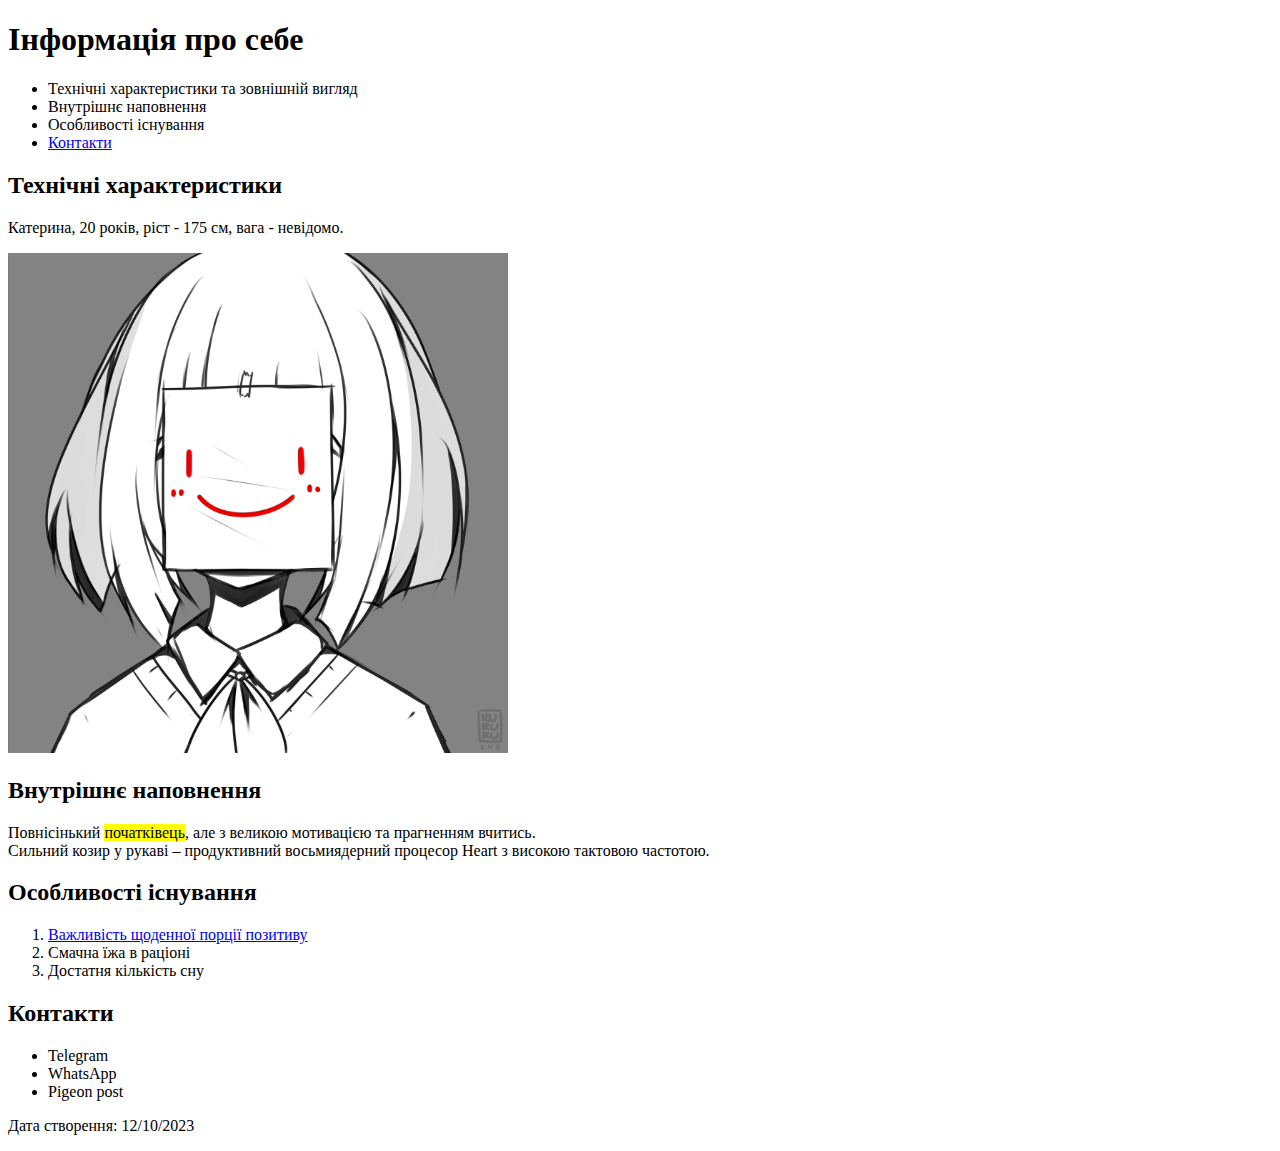
<file: lesson_1/index.html>
<!DOCTYPE html>
<html lang="en">
<head>
    <meta charset="UTF-8">
    <meta name="viewport" content="width=device-width, initial-scale=1.0">
    <title>Lesson 2 - Знайомство з HTML</title>
</head>
<body>
<header>
    <h1>Інформація про себе</h1>
</header>

<main>
    <div>
    <ul>
        <li> Технічні характеристики та зовнішній вигляд</li>
        <li>Внутрішнє наповнення</li>
        <li>Особливості існування</li>
        <li>
            <a href="#bottom" class="link">Контакти</a>
        </li>

    </ul>
    </div>

    <div class="point1">
        <h2>
            Технічні характеристики
        </h2>
        <p> 
Катерина, 20 років, ріст - 175 см, вага - невідомо.
        </p>
        <img width="500" src="img/foto.png" alt="Посміхнене обличчя">
    </div>

    <div class="point2">
<h2>Внутрішнє наповнення</h2>

<p>
    Повнісінький <mark>початківець</mark>, але з великою мотивацією та прагненням вчитись.<br>Сильний козир у рукаві – продуктивний восьмиядерний процесор Heart з високою тактовою частотою.
</p>
    </div>

    <div class="point3">

<h2>Особливості існування</h2>
    <ol>
        <li>
            <a title="Чому це важливо?" target="_blank" 
            href="http://psychologis.com.ua/pozitiv.htm#:~:text=Позитив%20%2D%20це%20сума%20трьох%20речей,це%20добре%20ставлення%20до%20людей.">Важливість щоденної порції позитиву</a>
          </li>
        <li>Смачна їжа в раціоні</li>
        <li>Достатня кількість сну</li>
    </ol>

    </div>
    
    <div>
        <h2 id="bottom">Контакти</h2>
            <ul>
                <li>Telegram</li>
                <li>WhatsApp</li>
                <li>Pigeon post</li>
            </ul>
    </div>

</main>
<footer>
    <p>
        Дата створення: 12/10/2023
    </p>
</footer>
</body>
</html>
</file>
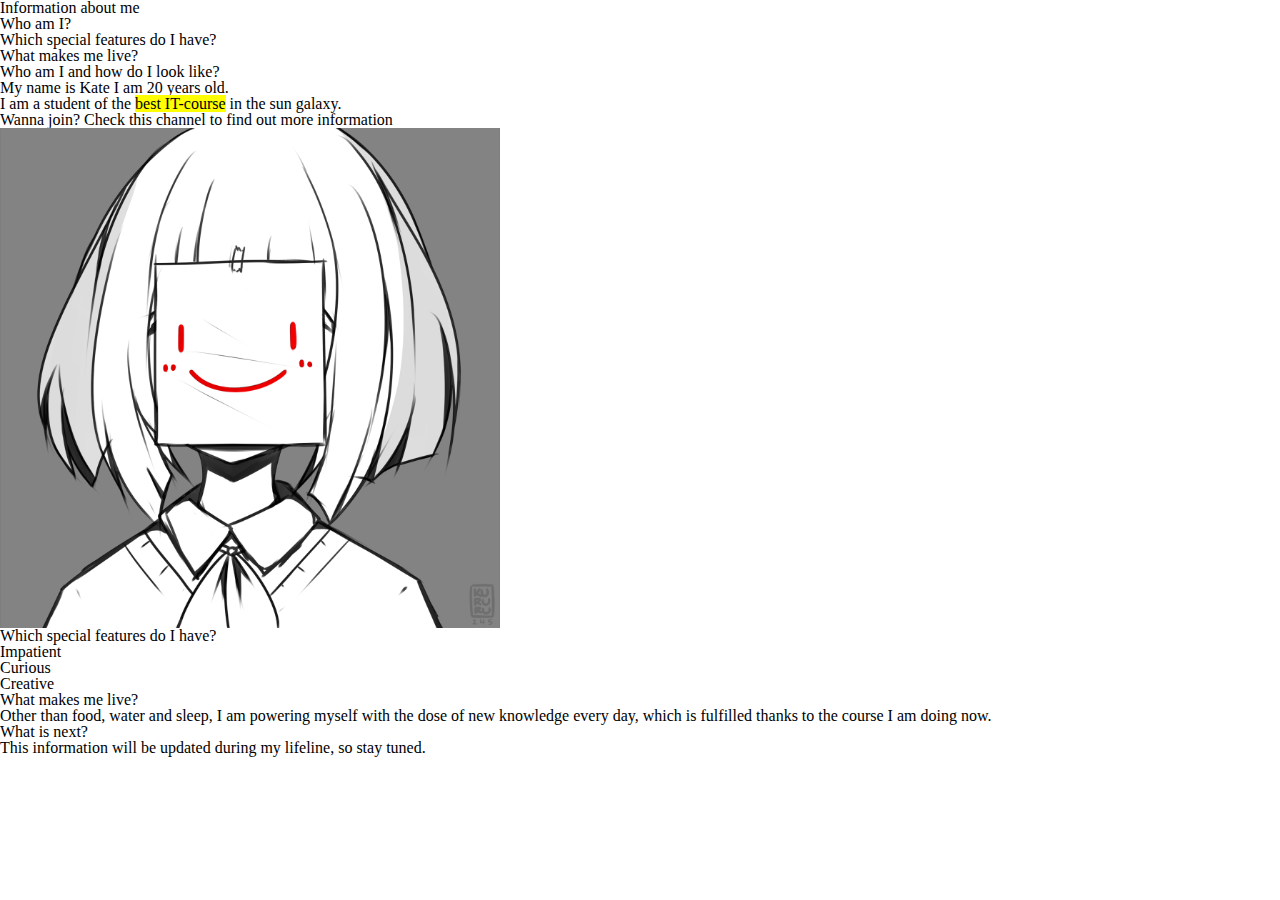
<file: lesson_3/index.html>
<!DOCTYPE html>
<html lang="en">
  <head>
	<meta charset="UTF-8" />
	<meta name="viewport" content="width=device-width, initial-scale=1.0" />
	<link rel="stylesheet" href="css/style.css">
	<title>Lesson 3</title>
  </head>
  <body>
	<header>
		<h1>Information about me</h1>
		<div>
		<ul>
			<li>Who am I?</li>
			<li>Which special features do I have?</li>
			<li>What makes me live?</li>
		</ul>
		</div>
	</header>
	<main>
<div class="text">
<h2>Who am I and how do I look like?</h2>
<p>
	My name is <a href="#photo" class="link">Kate</a> I am 20 years old. <br>I am a student of the <mark id="course">best IT-course</mark> in the sun galaxy. <br>Wanna join? Check <a href="https://www.youtube.com/@FreelancerLifeStyle/community" target="_blank" title="Click">this channel</a> to find out more information
</p>
<div id="photo">
	<img width="500" src="img/foto.png" alt="Kate">
</div>
</div>

<div>
	<h2>Which special features do I have?</h2>
		<ol>
			<li>Impatient</li>
			<li>Curious</li>
			<li>Creative</li>
		</ol>
	
</div>

<div>
	<h2>What makes me live?</h2>
	<p>
		Other than food, water and sleep, I am powering myself with the dose of new knowledge every day, which is fulfilled thanks to <a href="#course">the course</a> I am doing now.
	</p>
</div>
 </main>
	<footer>
<div>
   <h5>What is next?</h5>
	<p>
		This information will be updated during my lifeline, so stay tuned.
	</p>
</div>
	</footer>
  </body>
</html>
</file>
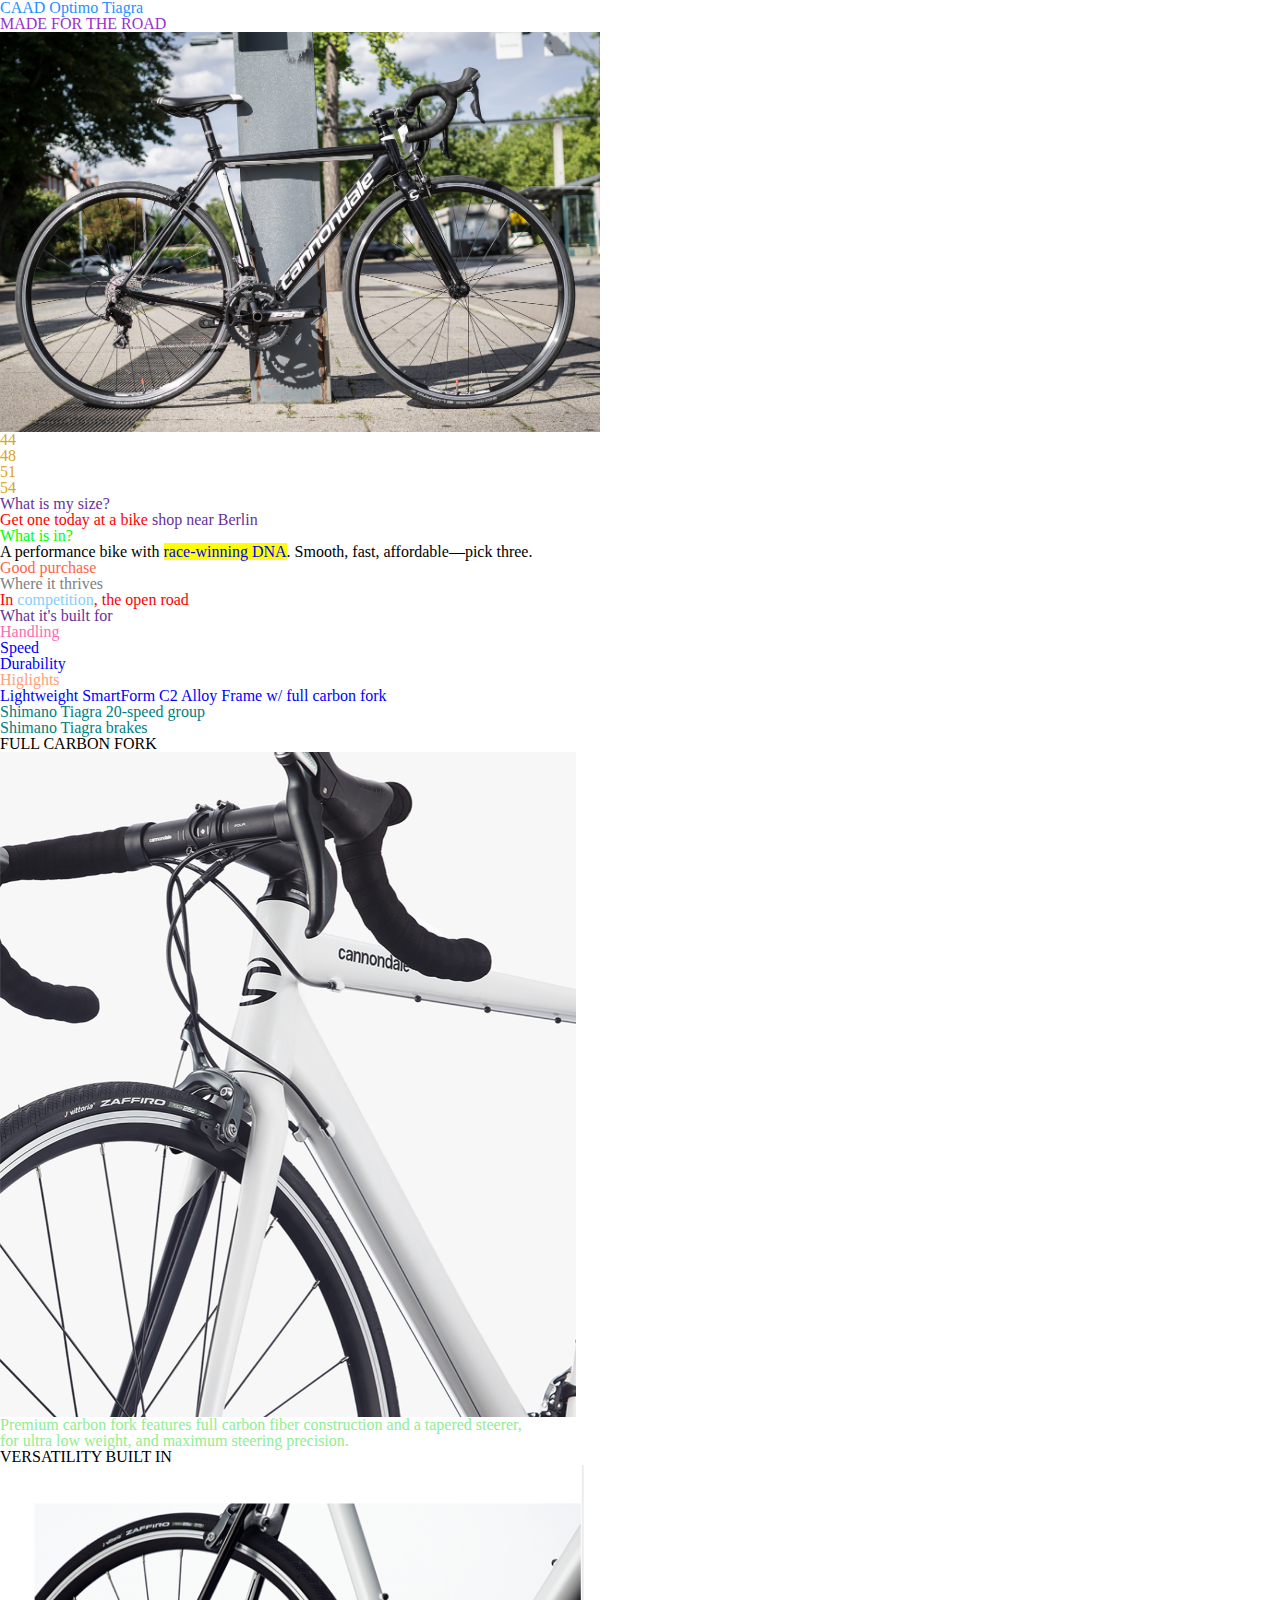
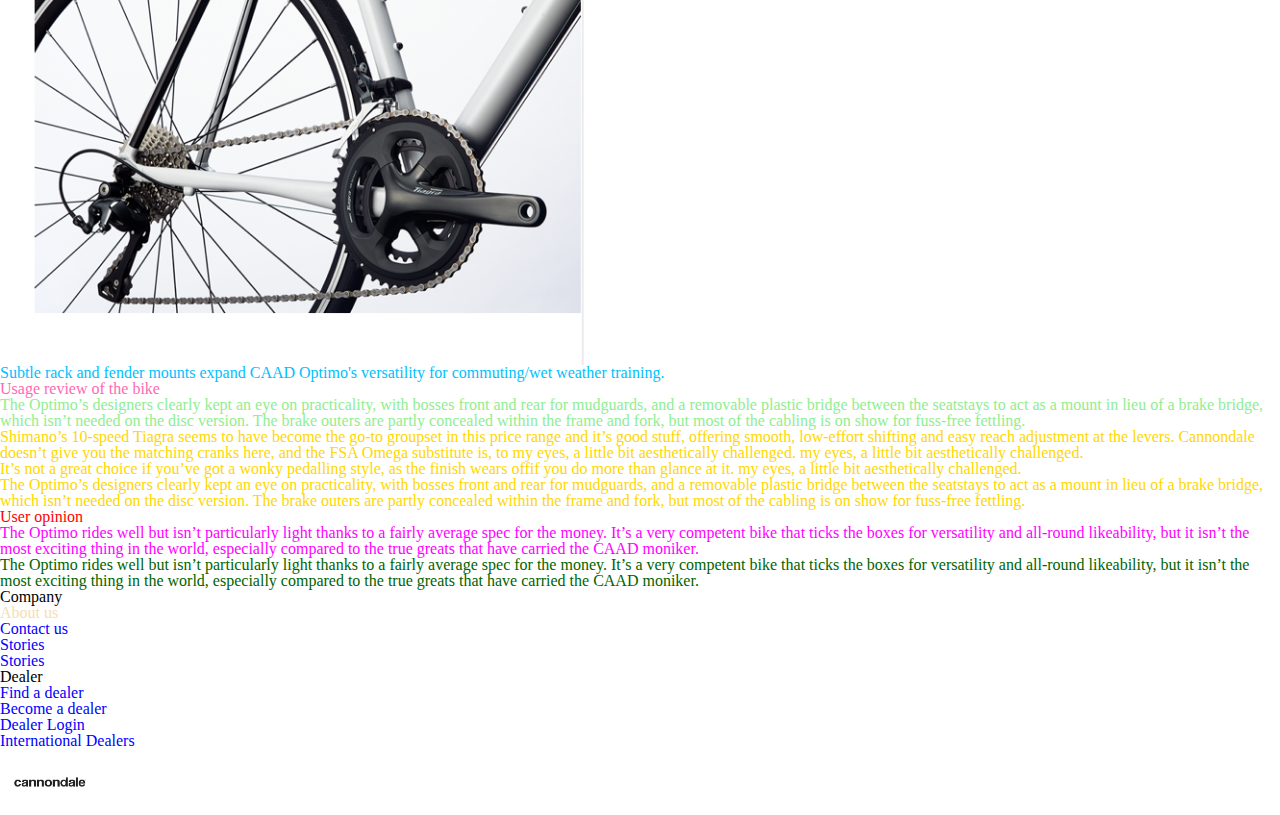
<file: lesson_4/index.html>
<!DOCTYPE html>
<html lang="en">
  <head>
    <meta charset="UTF-8" />
    <meta name="viewport" content="width=device-width, initial-scale=1.0" />
    <link rel="stylesheet" href="css/style.css" />
    <title>Lesson 4</title>
  </head>
  <body>
    <header>
      <div class="main-title">
        <h1>CAAD Optimo Tiagra</h1>
      </div>
    </header>
    <main>
      <div class="subtitle">
        <h2 id="bike">MADE FOR THE ROAD</h2>
        <img width="600" src="img/bike.jpg" alt="CAAD Optimo in Black" />
      </div>

      <div>
        <ul class="list">
          <li>44</li>
          <li>48</li>
          <li>51</li>
          <li>54</li>
        </ul>
      </div>

      <div class="text">
        <p>
          <a
            href="https://www.bicycle-guider.com/bike-articles/bike-size-chart/"
            target="blank"
            title="What is my size"
            >What is my size?</a
          >
        </p>
        <p class="location">
          Get one today at a bike
          <a
            href="https://www.google.de/maps/preview"
            target="blank"
            title="Find a near bike shop"
            >shop near Berlin
          </a>
        </p>
      </div>

      <div class="text1">
        <h2>What is in?</h2>
        <p>
          A performance bike with <mark class="mark">race-winning DNA</mark>.
          Smooth, fast, affordable—pick three.
        </p>
      </div>
      <p>Good purchase</p>
      <div class="text">
        <h3>Where it thrives</h3>
        <p>
          In
          <span class="usage">
            <a
              href="https://www.rad-race.com"
              target="_blank"
              title="When is the next race?"
              >competition</a
            ></span
          >, the open road
        </p>
        <p></p>
      </div>

      <div class="features">
        <h3>What it's built for</h3>
        <ol class="characteristics">
          <li class="handling">Handling</li>
          <li>Speed</li>
          <li>Durability</li>
        </ol>
      </div>
      <div class="highlights">
        <h2>Higlights</h2>
        <ul class="list">
          <li>
            <a href="#bike"
              >Lightweight SmartForm C2 Alloy Frame w/ full carbon fork</a
            >
          </li>
          <li>Shimano Tiagra 20-speed group</li>
          <li>Shimano Tiagra brakes</li>
        </ul>
      </div>
      <div>
        <h2>FULL CARBON FORK</h2>
        <img width="600" src="img/bike_details.png" alt="Full carbon Fork" />
        <p class="text text1">
          Premium carbon fork features full carbon fiber construction and a
          tapered steerer,<br class="break" />for ultra low weight, and maximum
          steering precision.
        </p>
      </div>

      <div>
        <h2 class="versatility">VERSATILITY BUILT IN</h2>
        <img width="600" src="img/bike_vertility.png" alt="VERSATILITY" />
        <p class="text_1">
          Subtle rack and fender mounts expand CAAD Optimo's versatility for
          commuting/wet weather training.
        </p>
      </div>
      <div class="text-review2">
        <h2>Usage review of the bike</h2>
        <p>
          The Optimo’s designers clearly kept an eye on practicality, with
          bosses front and rear for mudguards, and a removable plastic bridge
          between the seatstays to act as a mount in lieu of a brake bridge,
          which isn’t needed on the disc version. The brake outers are partly
          concealed within the frame and fork, but most of the cabling is on
          show for fuss-free fettling.
        </p>
        <p>
          Shimano’s 10-speed Tiagra seems to have become the go-to groupset in
          this price range and it’s good stuff, offering smooth, low-effort
          shifting and easy reach adjustment at the levers. Cannondale doesn’t
          give you the matching cranks here, and the FSA Omega substitute is, to
          my eyes, a little bit aesthetically challenged. my eyes, a little bit
          aesthetically challenged. <br class="break" />It’s not a great choice
          if you’ve got a wonky pedalling style, as the finish wears offif you
          do more than glance at it. my eyes, a little bit aesthetically
          challenged.
        </p>
        <p>
          The Optimo’s designers clearly kept an eye on practicality, with
          bosses front and rear for mudguards, and a removable plastic bridge
          between the seatstays to act as a mount in lieu of a brake bridge,
          which isn’t needed on the disc version. The brake outers are partly
          concealed within the frame and fork, but most of the cabling is on
          show for fuss-free fettling.
        </p>
      </div>

      <div class="user-opinion">
        <h2>User opinion</h2>
        <p class="opinion">
          The Optimo rides well but isn’t particularly light thanks to a fairly
          average spec for the money. It’s a very competent bike that ticks the
          boxes for versatility and all-round likeability, but it isn’t the most
          exciting thing in the world, especially compared to the true greats
          that have carried the CAAD moniker.
        </p>
        <p>
          The Optimo rides well but isn’t particularly light thanks to a fairly
          average spec for the money. It’s a very competent bike that ticks the
          boxes for versatility and all-round likeability, but it isn’t the most
          exciting thing in the world, especially compared to the true greats
          that have carried the CAAD moniker.
        </p>
      </div>
    </main>
    <footer>
      <div>
        <h4>Company</h4>
        <ul class="contacts">
          <li><a class="about-us" href="#" target="blank">About us</a></li>
          <li><a href="#" target="blank">Contact us</a></li>
          <li><a href="#" target="blank">Stories</a></li>
          <li><a href="#" target="blank">Stories</a></li>
        </ul>
      </div>

      <div>
        <h4>Dealer</h4>
        <ul class="dealer">
          <li>
            <a href="#" target="blank">Find a dealer</a>
          </li>
          <li>
            <a href="#" target="blank">Become a dealer</a>
          </li>
          <li>
            <a href="#" target="blank">Dealer Login</a>
          </li>
          <li>
            <a href="#" target="blank">International Dealers</a>
          </li>
        </ul>
        <img width="100" src="img/cannondale_logo.jpg" alt="Cannondale" />
      </div>
    </footer>
  </body>
</html>
</file>
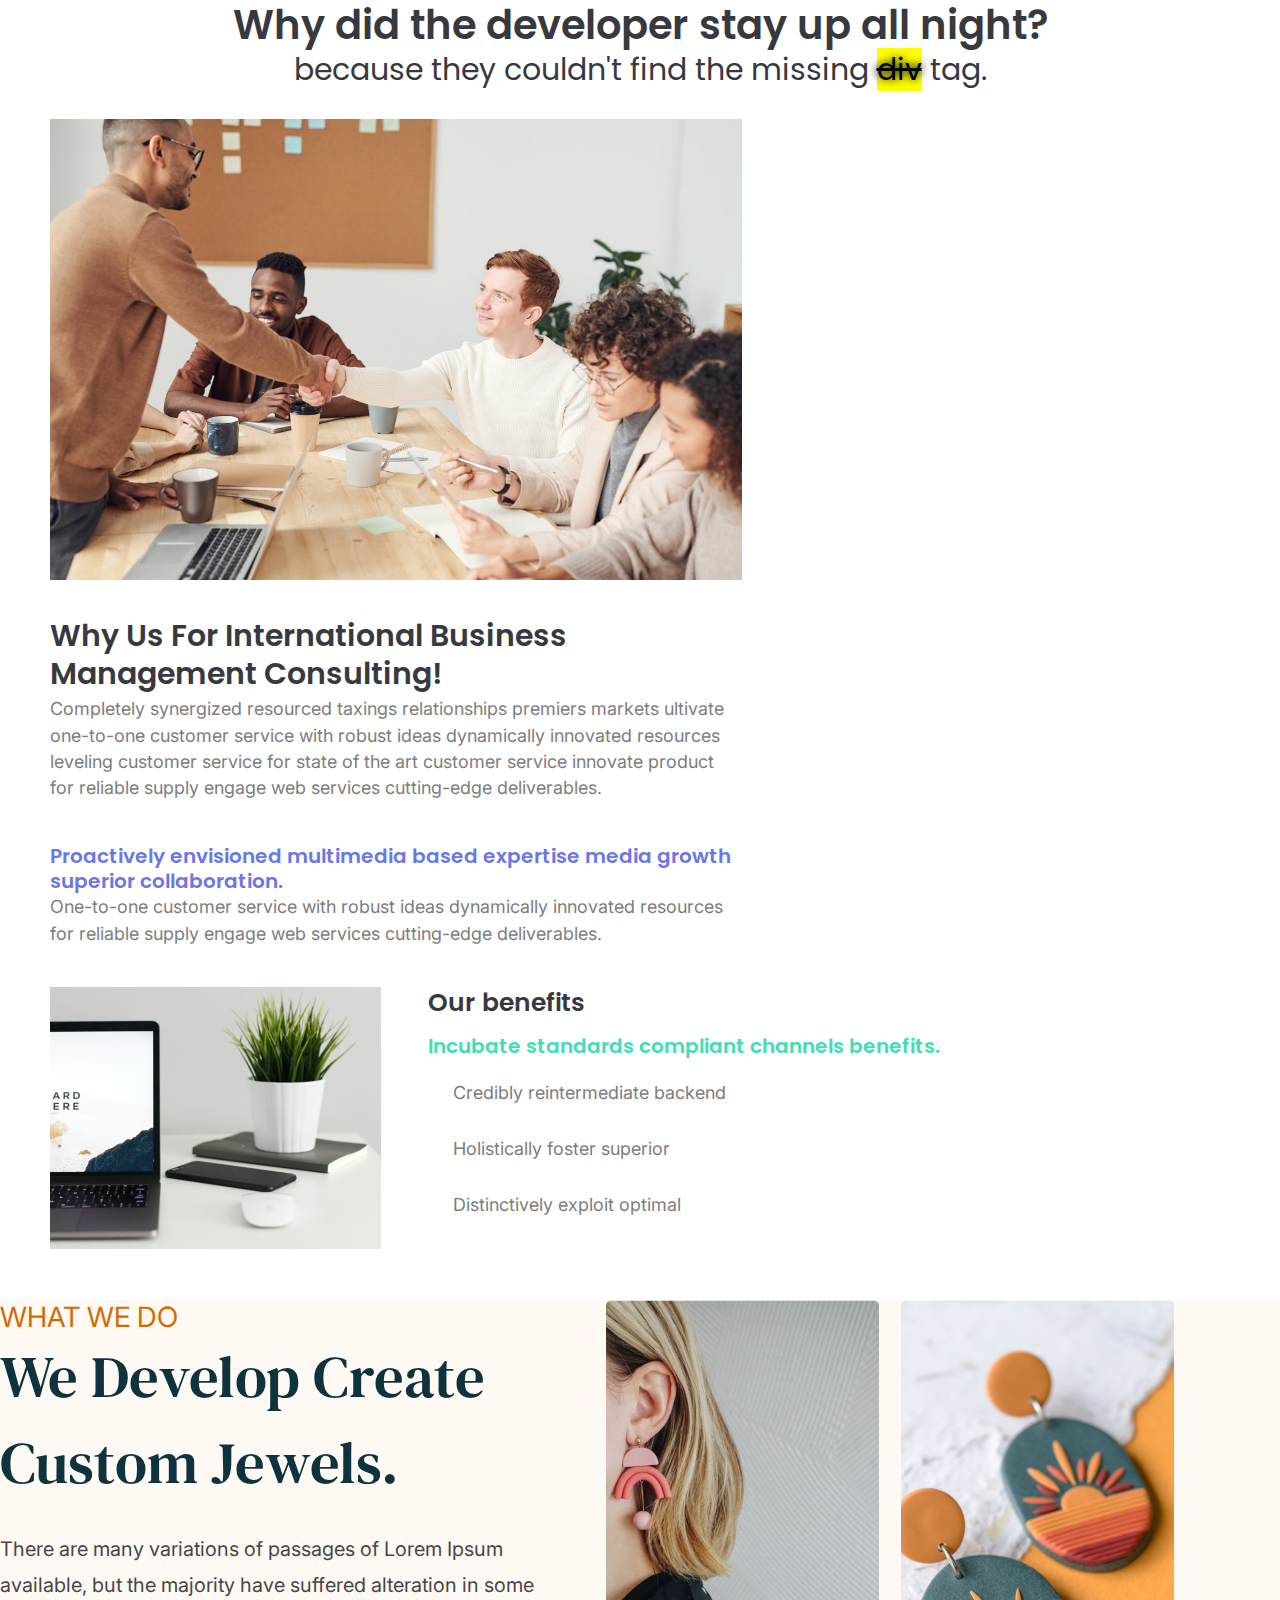
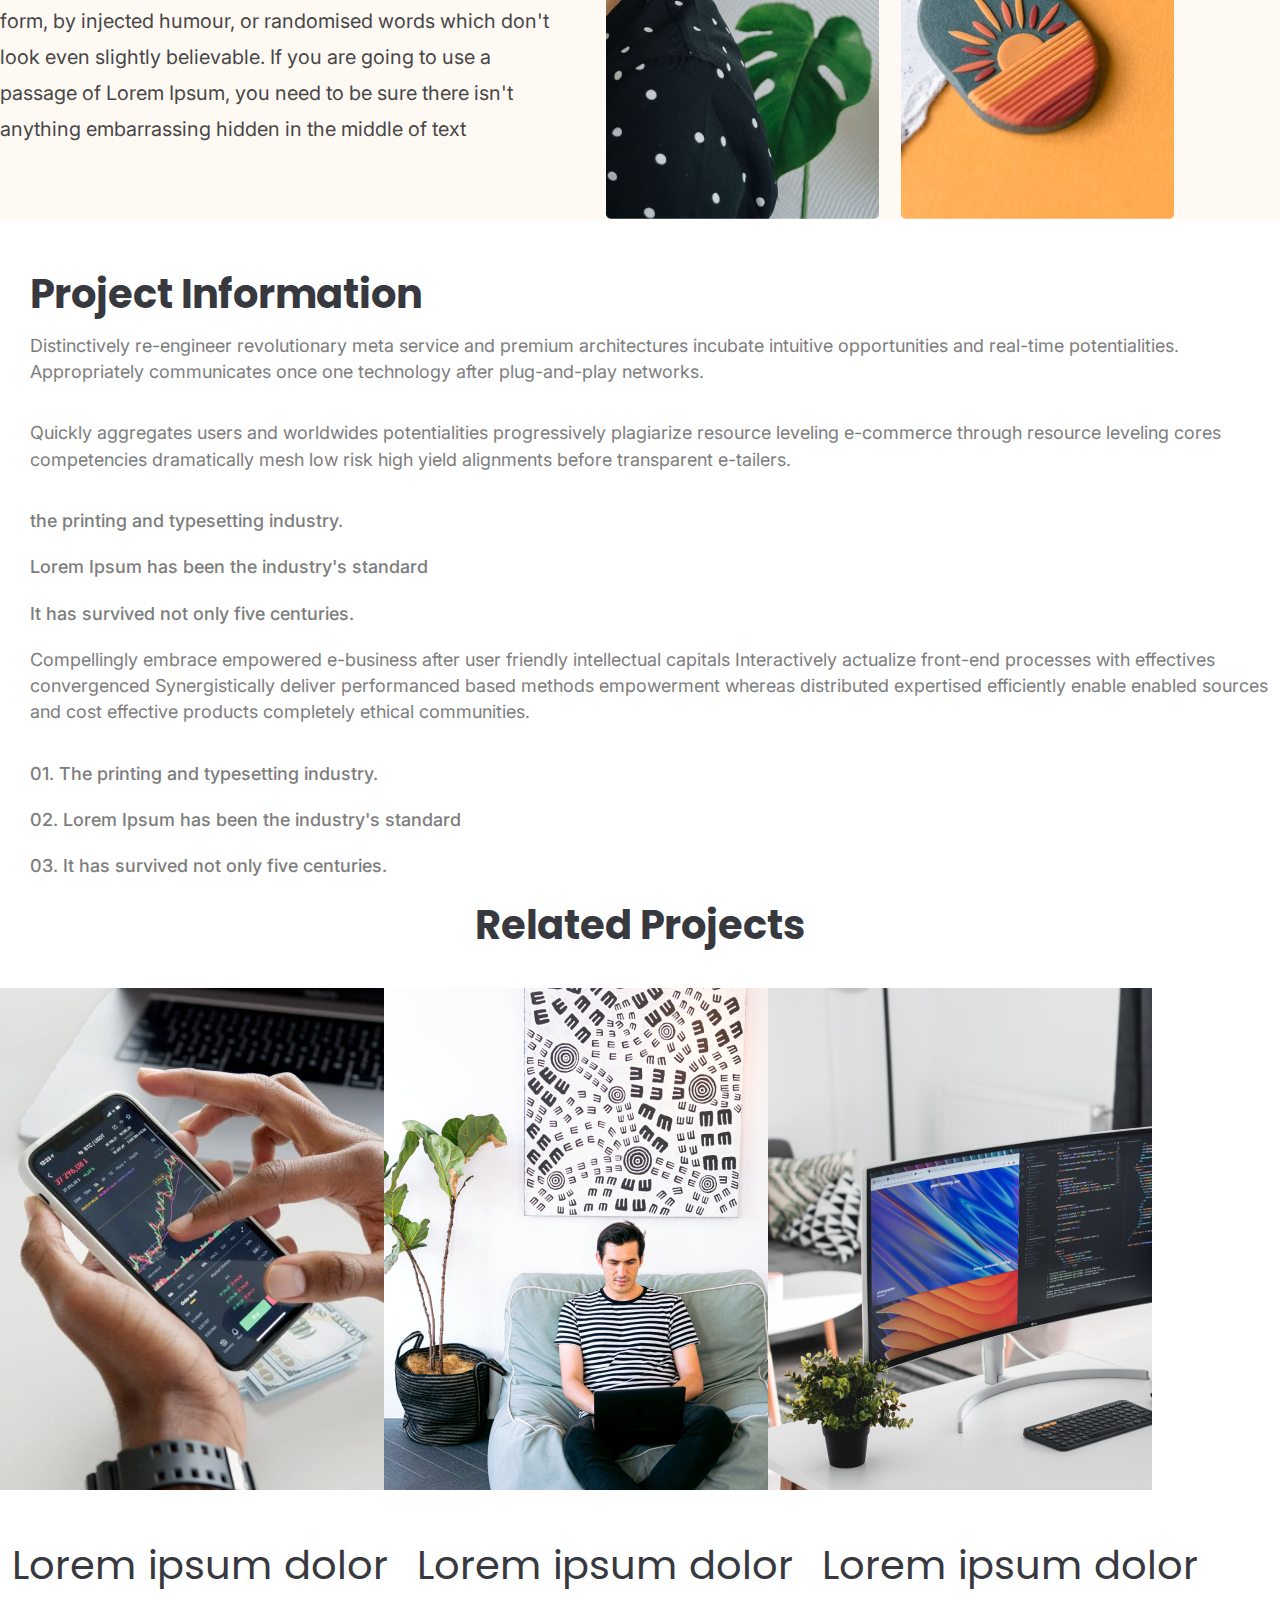
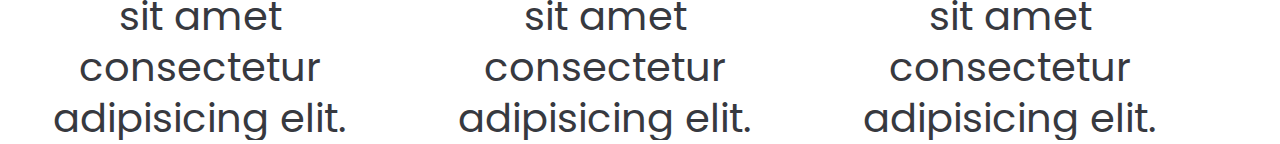
<file: lesson_6/index.html>
<!DOCTYPE html>
<html lang="en">
  <head>
    <meta charset="UTF-8" />
    <meta name="viewport" content="width=device-width, initial-scale=1.0" />
    <title>Lesson 6</title>
    <link rel="stylesheet" href="css/style.css" />
  </head>
  <body>
    <header>
      <h5 class="first-title">Why did the developer stay up all night?</h5>
      <div class="begin">
        <p>Because they couldn't find the missing <mark>DIV</mark> tag.</p>
      </div>
    </header>
    <main>
      <!-- Перший блок -->
      <div class="container1">
        <img src="img/maket.png" alt="People" />

        <h1>Why Us For International Business Management Consulting!</h1>
        <div class="text">
          <p>
            Completely synergized resourced taxings relationships premiers
            markets ultivate one-to-one customer service with robust ideas
            dynamically innovated resources leveling customer service for state
            of the art customer service innovate product for reliable supply
            engage web services cutting-edge deliverables.
          </p>
        </div>
        <h2 class="sub-title">
          Proactively envisioned multimedia based expertise media growth
          superior collaboration.
        </h2>
        <div class="text2">
          <p>
            One-to-one customer service with robust ideas dynamically innovated
            resources for reliable supply engage web services cutting-edge
            deliverables.
          </p>
        </div>
      </div>
      <!-- Другий блок -->
      <div class="container2">
        <img src="img/photo.png" alt="Plant" />

        <div class="block">
          <h3 class="benefitstitle">Our benefits</h3>
          <p>Incubate standards compliant channels benefits.</p>
          <ul class="list">
            <li class="item">Credibly reintermediate backend</li>
            <li class="item">Holistically foster superior</li>
            <li class="item">Distinctively exploit optimal</li>
          </ul>
        </div>
      </div>

      <!-- Третій блок -->

      <div class="container3">
        <div class="block1">
          <h3 class="what-we-do">WHAT WE DO</h3>
          <h2 class="subtitle">We Develop Create <br />Custom Jewels.</h2>
          <div class="text3">
            <p>
              There are many variations of passages of Lorem Ipsum available,
              but the majority have suffered alteration in some form, by
              injected humour, or randomised words which don't look even
              slightly believable. If you are going to use a passage of Lorem
              Ipsum, you need to be sure there isn't anything embarrassing
              hidden in the middle of text
            </p>
          </div>
        </div>
        <div class="block2">
          <img class="image2" src="img/rectangle_23.png" alt="Jewellery" />
          <img src="img/rectangle_22.png" alt="Earrings" />
        </div>
      </div>
    </main>

    <footer>
      <div class="container4">
        <div class="content">
          <h2 class="main-title">Project Information</h2>
          <div class="text4">
            <p>
              Distinctively re-engineer revolutionary meta service and premium
              architectures incubate intuitive opportunities and real-time
              potentialities. Appropriately communicates once one technology
              after plug-and-play networks.
            </p>

            <p>
              Quickly aggregates users and worldwides potentialities
              progressively plagiarize resource leveling e-commerce through
              resource leveling cores competencies dramatically mesh low risk
              high yield alignments before transparent e-tailers.
            </p>
          </div>

          <div class="table">
            <ul class="list4">
              <li>the printing and typesetting industry.</li>
              <li>Lorem Ipsum has been the industry's standard</li>
              <li>It has survived not only five centuries.</li>
            </ul>
          </div>

          <div class="text5">
            <p>
              Compellingly embrace empowered e-business after user friendly
              intellectual capitals Interactively actualize front-end processes
              with effectives convergenced Synergistically deliver performanced
              based methods empowerment whereas distributed expertised
              efficiently enable enabled sources and cost effective products
              completely ethical communities.
            </p>
          </div>

          <div class="table2">
            <ol class="list5">
              <li>01. The printing and typesetting industry.</li>
              <li>02. Lorem Ipsum has been the industry's standard</li>
              <li>03. It has survived not only five centuries.</li>
            </ol>
          </div>
        </div>
      </div>

      <div class="container5">
        <div class="content2">
          <h2 class="title2">Related Projects</h2>
        </div>
        <div class="photos">
          <img src="img/photo_3.png" alt="Phone" />
          <img src="img/photo_2.png" alt="Person" />
          <img src="img/photo_kopie.png" alt="Computer" />
        </div>
      </div>
      <div class="flow">
        <p>
          Lorem ipsum dolor sit amet consectetur adipisicing elit. Quaerat
          perspiciatis, debitis reprehenderit unde nobis consectetur nisi
          voluptas hic corrupti deserunt beatae amet mollitia esse quis,
          laboriosam vitae magni illum delectus! Lorem ipsum dolor sit amet
          consectetur, adipisicing elit. Qui nemo similique voluptatibus totam!
          Necessitatibus, laborum nostrum dolorem vitae fugit magni, nemo
          nesciunt, eveniet vero quia doloremque eligendi itaque earum
          recusandae!
        </p>
      </div>
      <div class="flow2">
        <p>
          Lorem ipsum dolor sit amet consectetur adipisicing elit. Quaerat
          perspiciatis, debitis reprehenderit unde nobis consectetur nisi
          voluptas hic corrupti deserunt beatae amet mollitia esse quis,
          laboriosam vitae magni illum delectus! Lorem ipsum dolor sit amet
          consectetur, adipisicing elit. Qui nemo similique voluptatibus totam!
          Necessitatibus, laborum nostrum dolorem vitae fugit magni, nemo
          nesciunt, eveniet vero quia doloremque eligendi itaque earum
          recusandae!
        </p>
      </div>
      <div class="flow3">
        <p>
          Lorem ipsum dolor sit amet consectetur adipisicing elit. Quaerat
          perspiciatis, debitis reprehenderit unde nobis consectetur nisi
          voluptas hic corrupti deserunt beatae amet mollitia esse quis,
          laboriosam vitae magni illum delectus! Lorem ipsum dolor sit amet
          consectetur, adipisicing elit. Qui nemo similique voluptatibus totam!
          Necessitatibus, laborum nostrum dolorem vitae fugit magni, nemo
          nesciunt, eveniet vero quia doloremque eligendi itaque earum
          recusandae!
        </p>
      </div>
    </footer>
  </body>
</html>
</file>
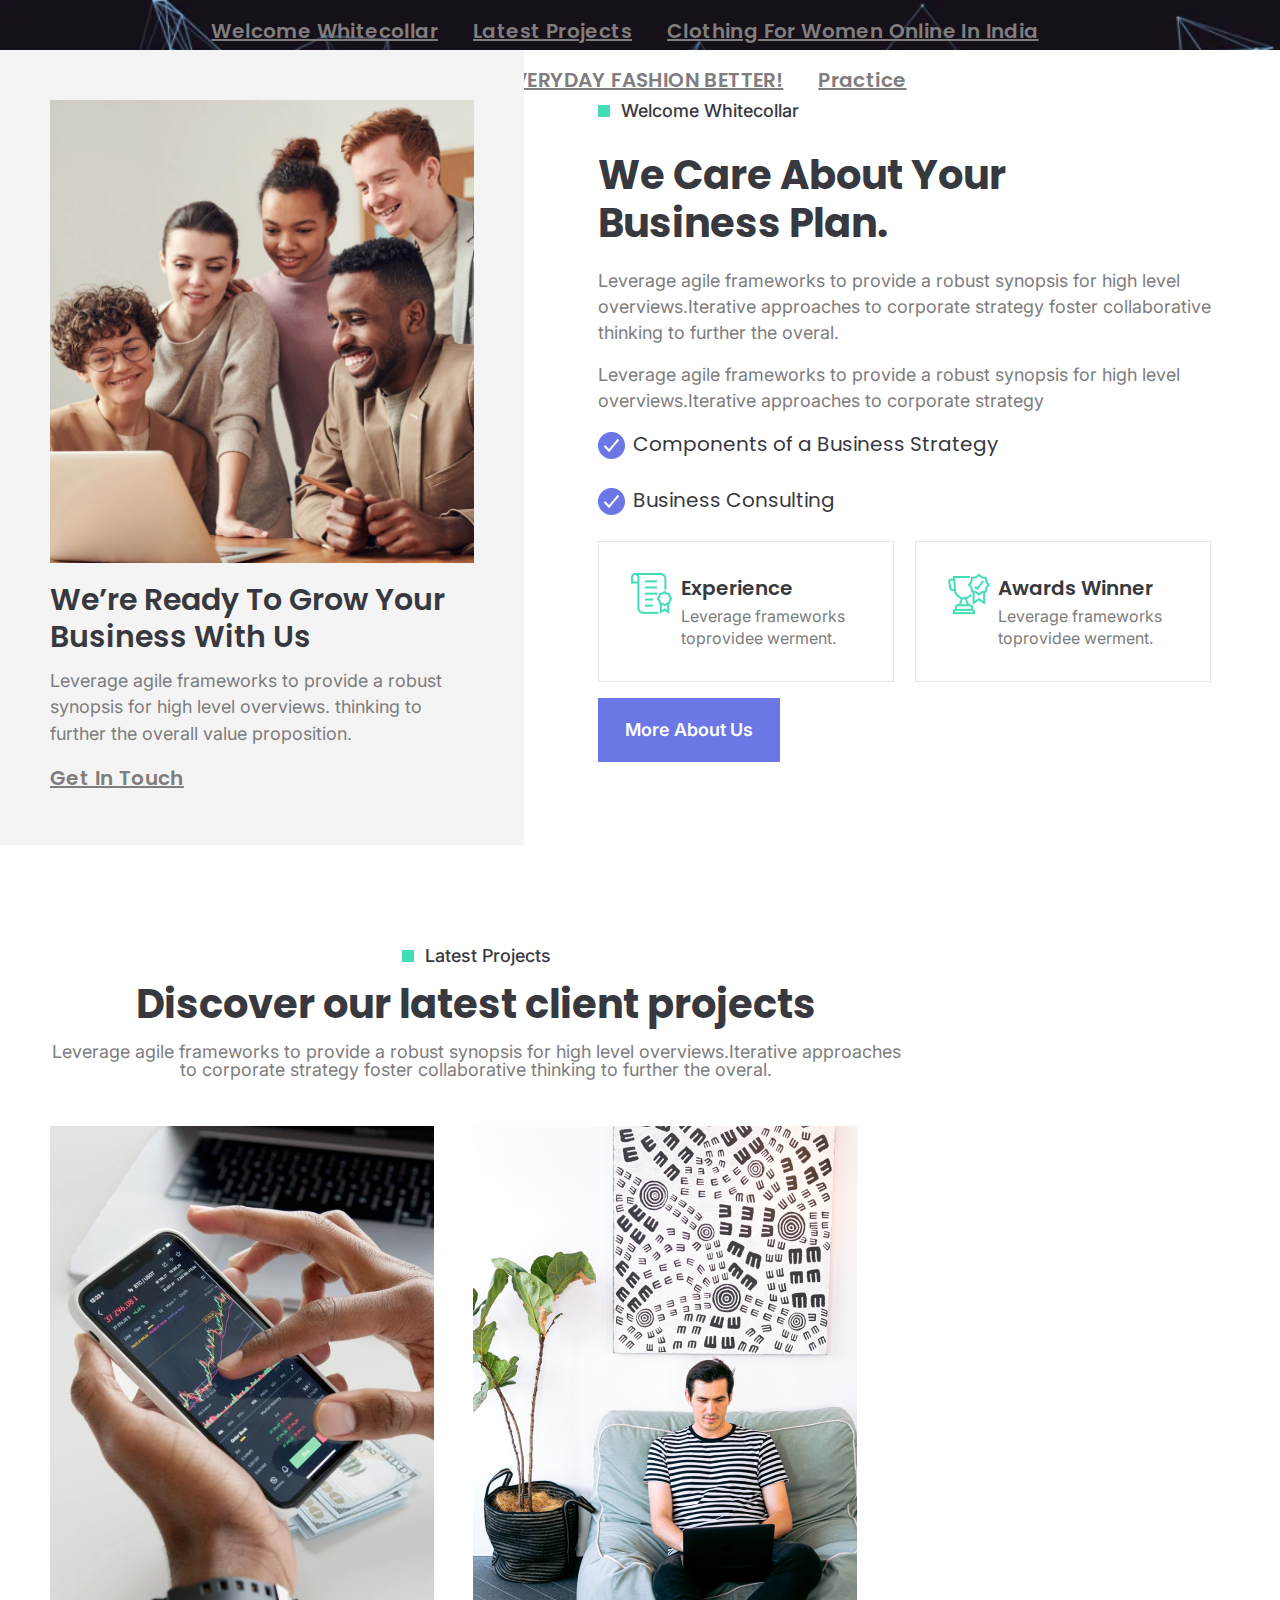
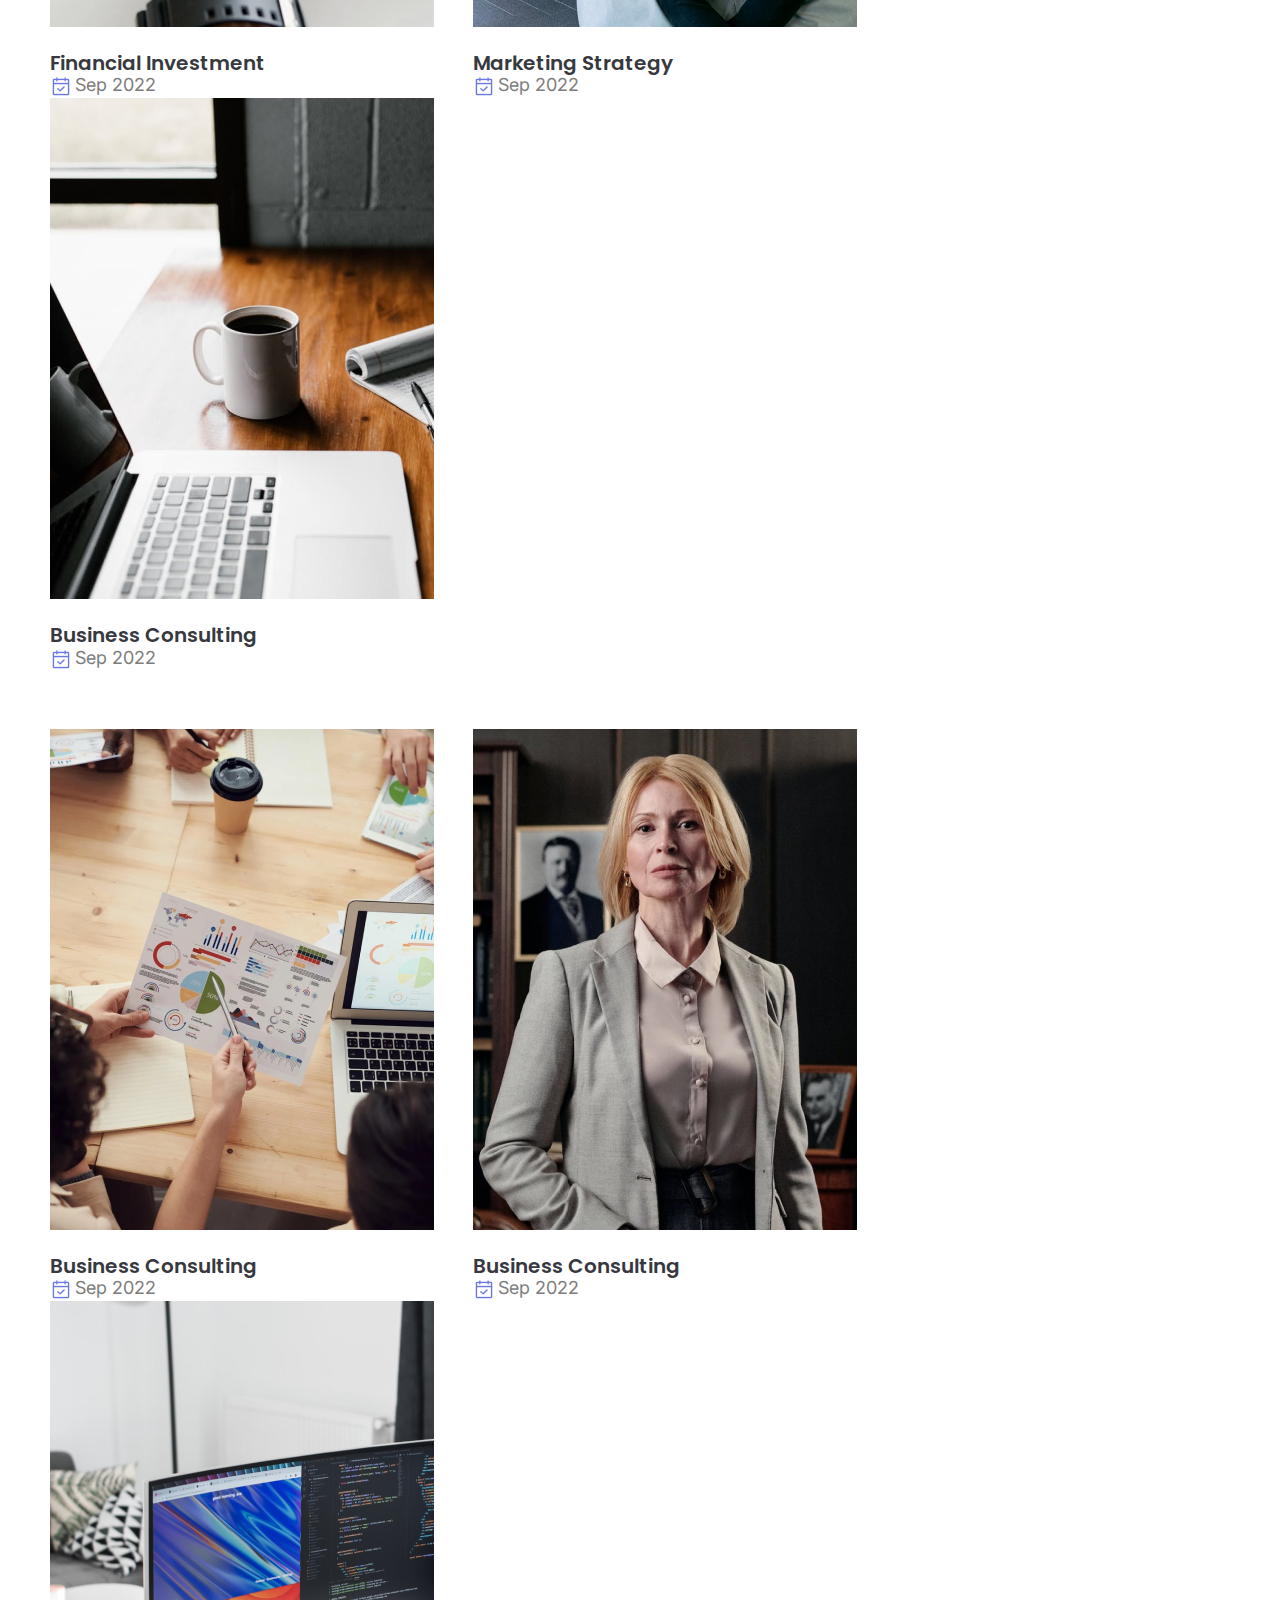
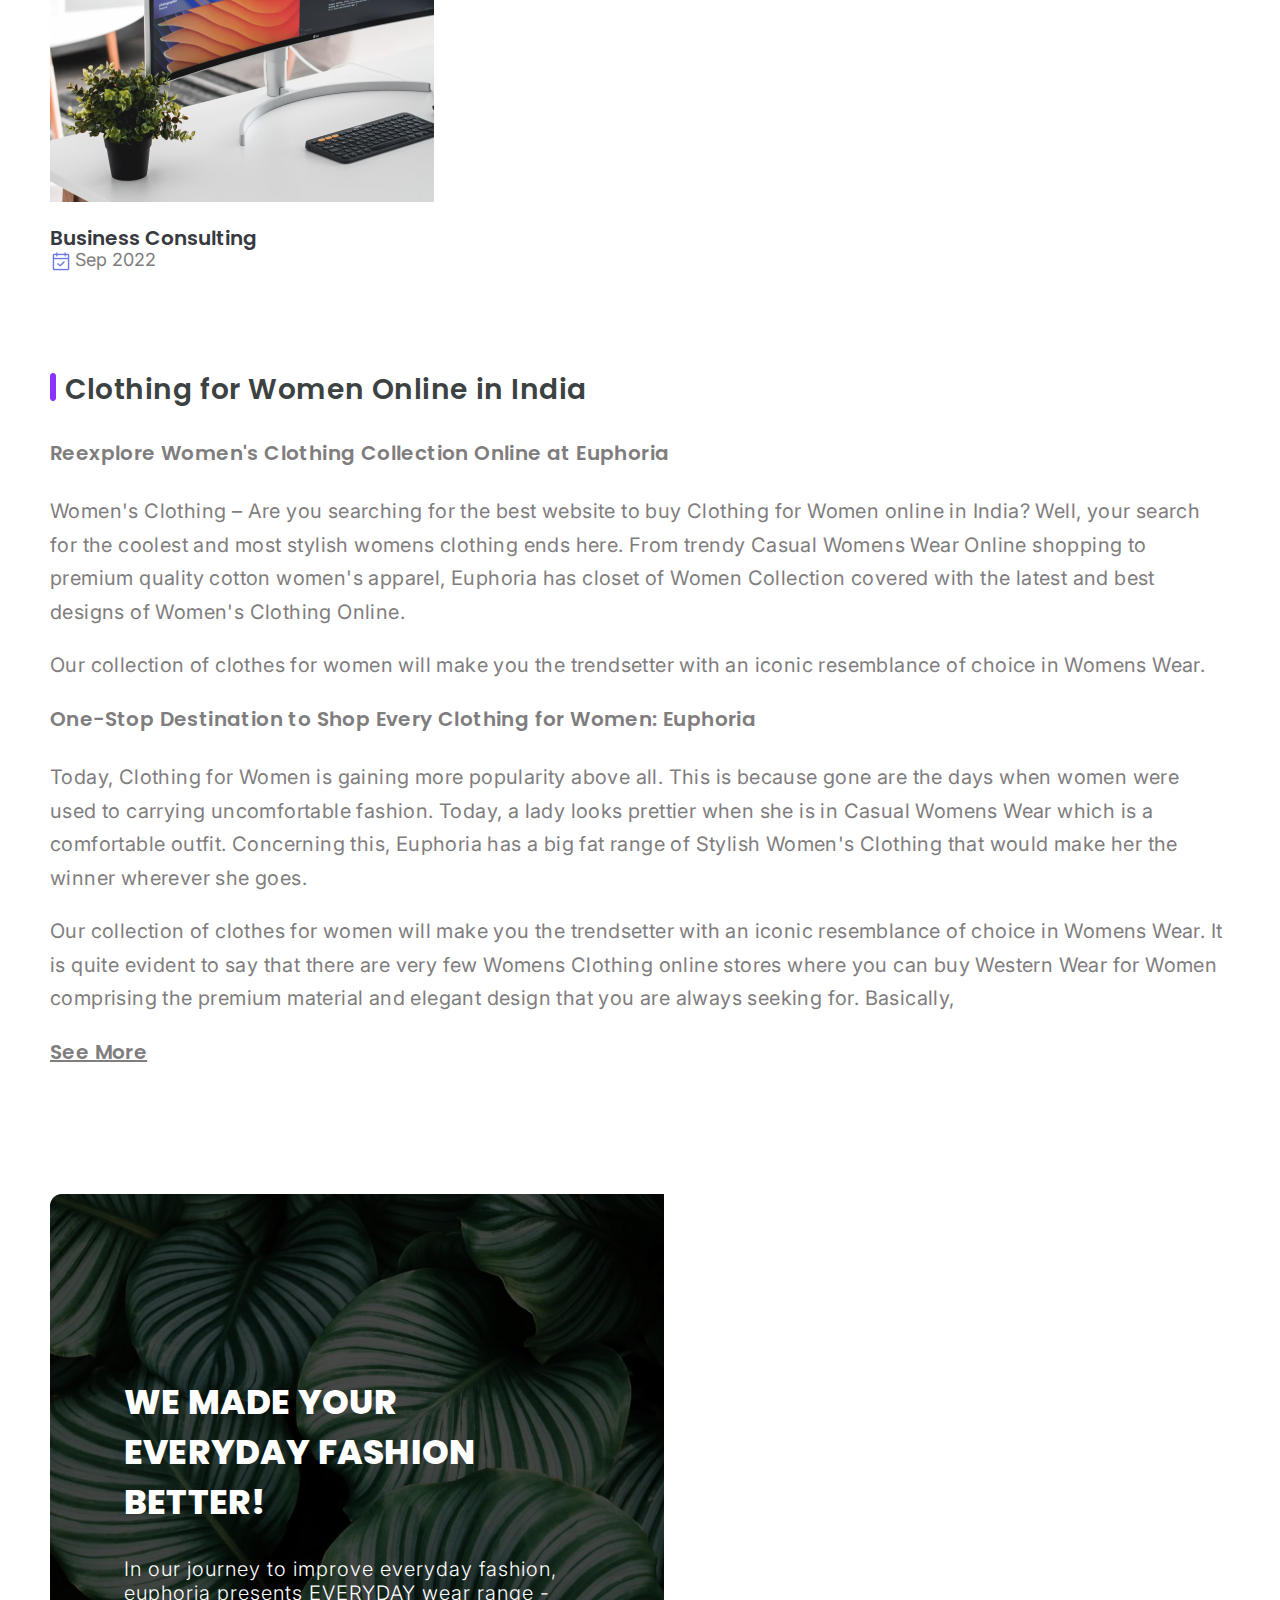
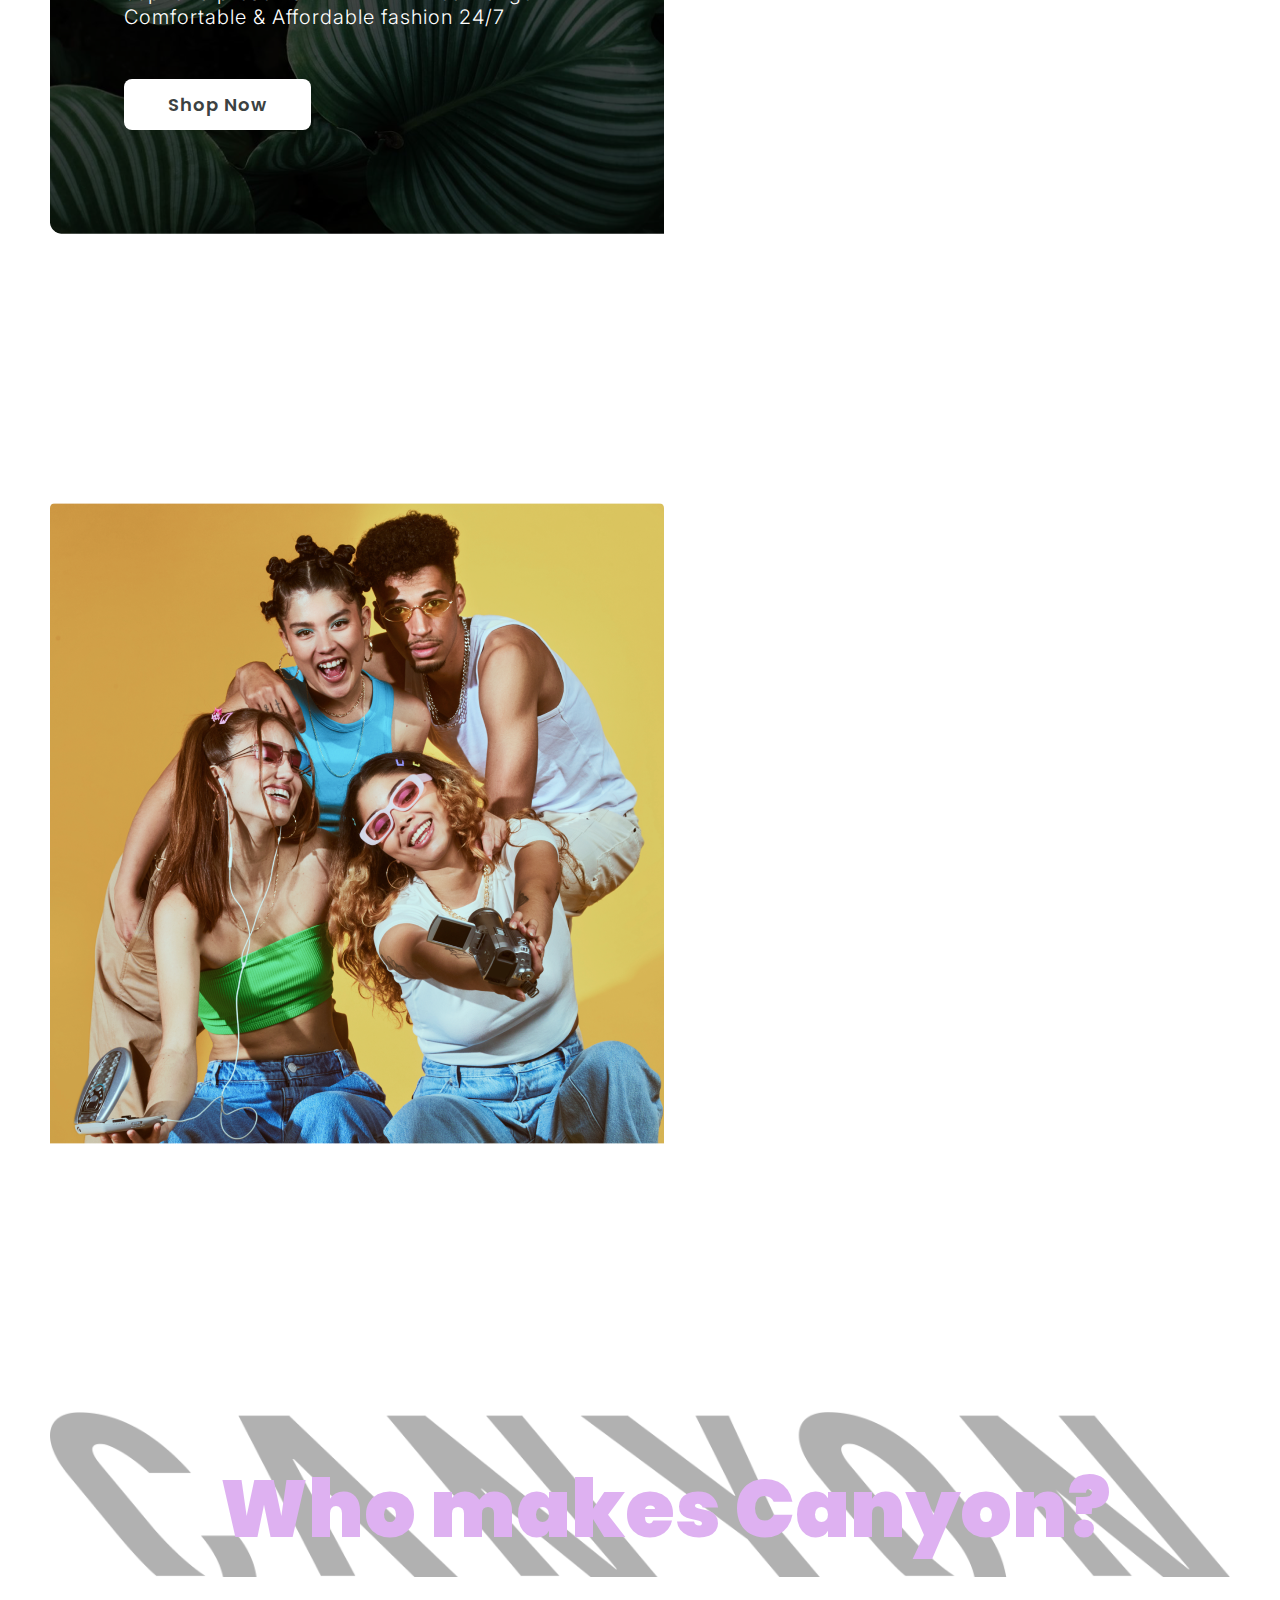
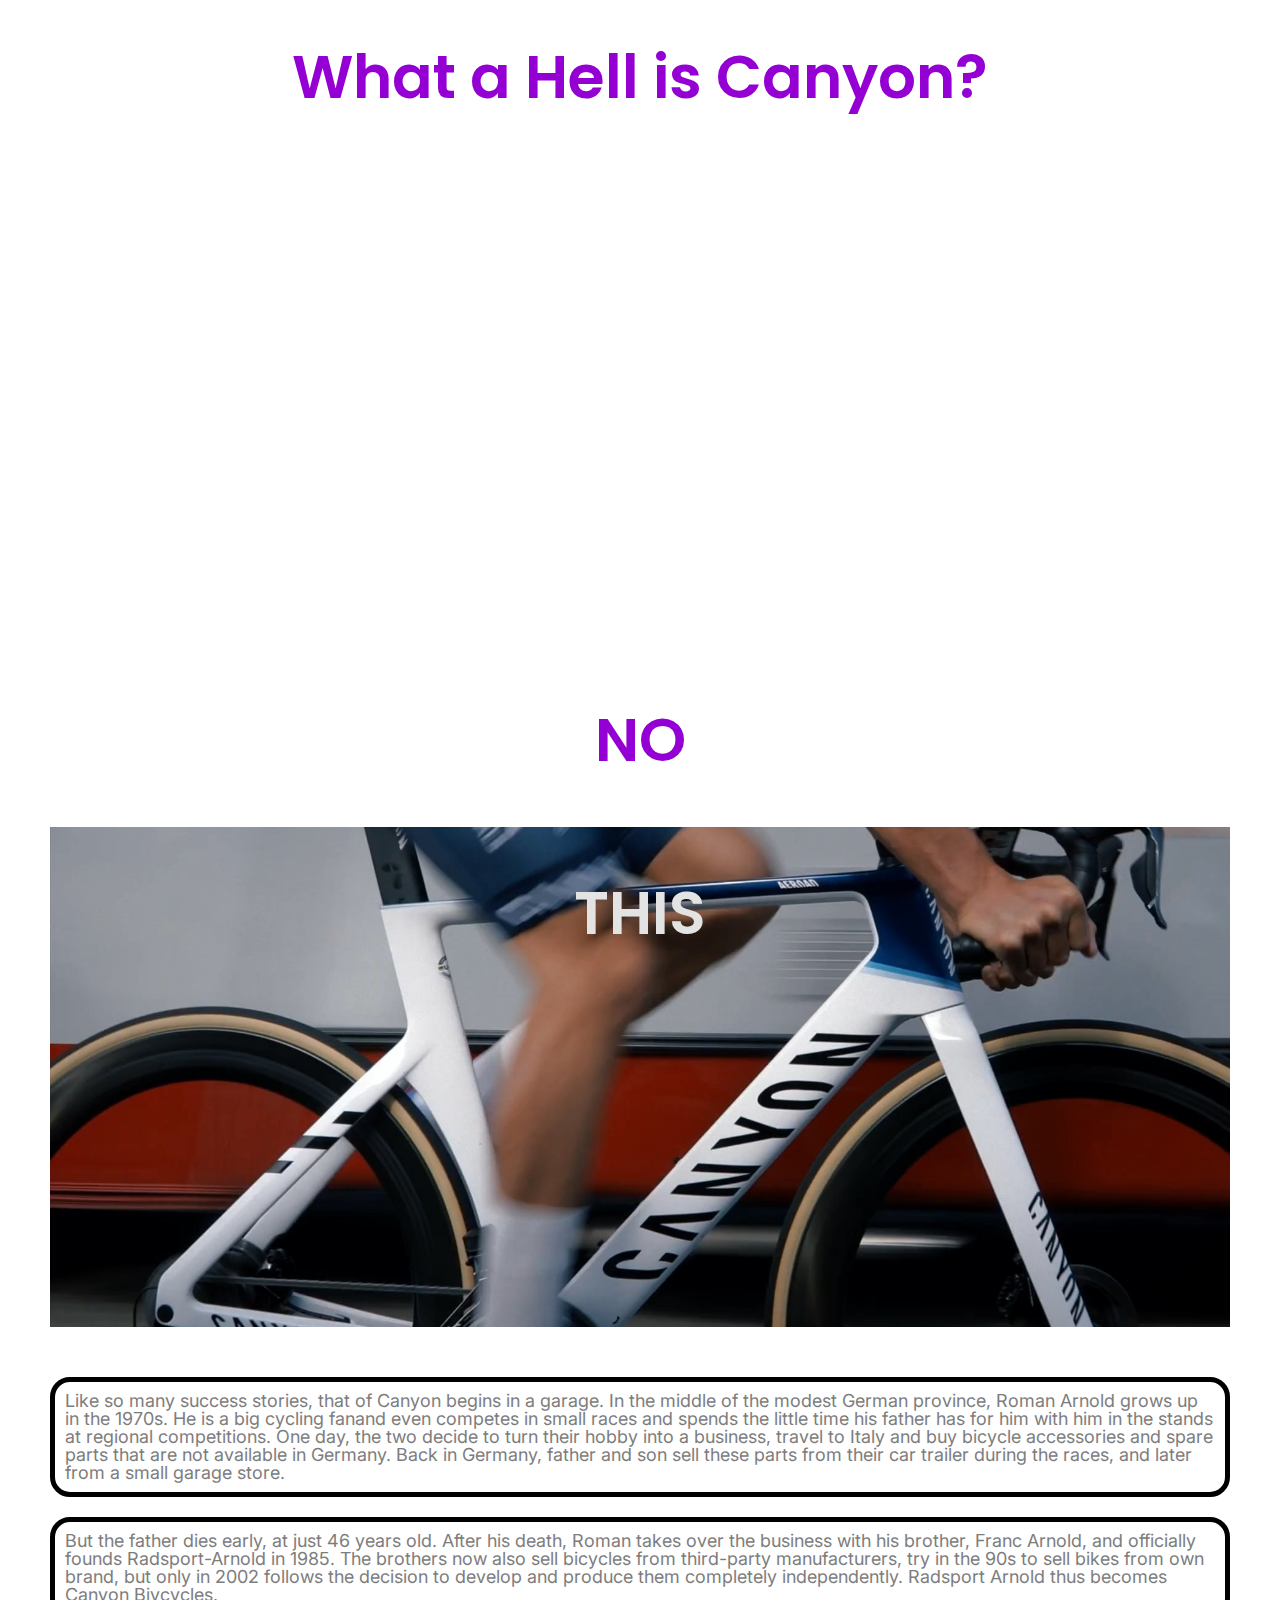
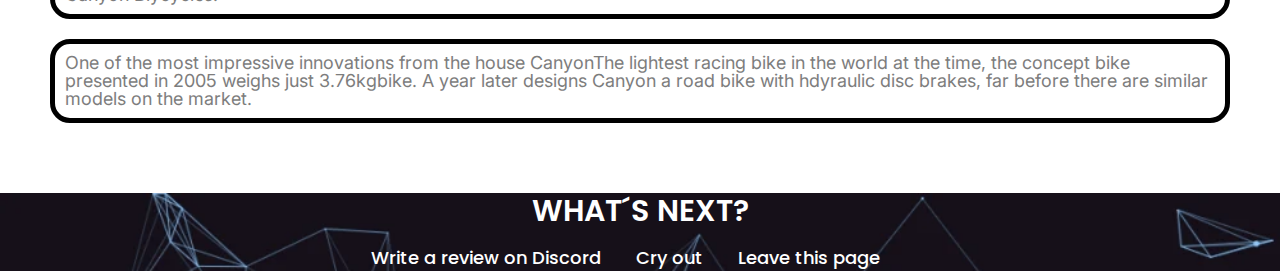
<file: lesson_8/index.html>
<!DOCTYPE html>
<html lang="en">
  <head>
    <meta charset="UTF-8" />
    <meta name="viewport" content="width=device-width, initial-scale=1.0" />
    <link rel="stylesheet" href="css/style.css" />
    <title>Lesson 8</title>
  </head>
  <body>
    <header>
      <div class="headcover">
        <ul class="headlist">
          <li>
            <a href="#collar" class="link">Welcome Whitecollar</a>
          </li>
          <li><a href="#projects" class="link">Latest Projects</a></li>
          <li>
            <a href="#clothing" class="link"
              >Clothing for Women Online in India</a
            >
          </li>
          <li>
            <a href="#fashion" class="link"
              >WE MADE YOUR EVERYDAY FASHION BETTER!</a
            >
          </li>
          <li><a href="#practice" class="link">Practice</a></li>
        </ul>
      </div>
    </header>
    <main>
      <div class="container">
        <div class="sidebar">
          <img class="image_1" src="img/image_1.jpg" alt="People" />
          <div class="sidebar-content">
            <h2 class="side-title">
              We’re Ready To Grow Your Business With Us
            </h2>
            <div class="side-text">
              <p>
                Leverage agile frameworks to provide a robust synopsis for high
                level overviews. thinking to further the overall value
                proposition.
              </p>
            </div>
            <a href="#" class="link">Get in Touch</a>
          </div>
        </div>
        <div class="main">
          <div class="head">
            <div class="box"></div>
            <h4 class="logo" id="collar">Welcome Whitecollar</h4>
          </div>
          <h2 class="main-title">We Care About Your Business Plan.</h2>

          <div class="text">
            <p>
              Leverage agile frameworks to provide a robust synopsis for high
              level overviews.Iterative approaches to corporate strategy foster
              collaborative thinking to further the overal.
            </p>
            <p>
              Leverage agile frameworks to provide a robust synopsis for high
              level overviews.Iterative approaches to corporate strategy
            </p>
          </div>
          <ul class="list">
            <li class="item">Components of a Business Strategy</li>
            <li class="item">Business Consulting</li>
          </ul>
          <div class="block">
            <div class="block1">
              <div class="icon">
                <h3 class="block1-title">Experience</h3>
                <p class="description">
                  Leverage frameworks toprovidee werment.
                </p>
              </div>
            </div>
            <div class="block2">
              <div class="icon2">
                <h3 class="block2-title">Awards Winner</h3>
                <p class="description">
                  Leverage frameworks toprovidee werment.
                </p>
              </div>
            </div>
          </div>
          <h3><a href="#" class="setbutton">More About Us</a></h3>
        </div>
      </div>
      <!-- Скріншот із зображеннями -->
      <div class="picture-block">
        <div id="projects" class="logo-block">
          <div class="squard"></div>
          <h5 class="logo">Latest Projects</h5>
          <h3 class="title">Discover our latest client projects</h3>
          <p>
            Leverage agile frameworks to provide a robust synopsis for high
            level overviews.Iterative approaches to corporate strategy foster
            collaborative thinking to further the overal.
          </p>
        </div>
        <div class="pictures">
          <div class="top">
            <div class="lefttop">
              <div class="picture1"></div>
              <h4 class="title1">
                <a href="#">Financial Investment</a>
              </h4>
              <div class="date"></div>
              <h5 class="date1">Sep 2022</h5>
            </div>

            <div class="centertop">
              <div class="picture2"></div>
              <h4 class="title2">
                <a href="#">Marketing Strategy</a>
              </h4>
              <div class="date"></div>
              <h5 class="date1">Sep 2022</h5>
            </div>

            <div class="righttop">
              <div class="picture3"></div>
              <h4 class="title3">
                <a href="#">Business Consulting</a>
              </h4>
              <div class="date"></div>
              <h5 class="date1">Sep 2022</h5>
            </div>
          </div>

          <div class="bottom">
            <div class="leftbottom">
              <div class="picture4"></div>
              <h4 class="title4">
                <a href="#">Business Consulting</a>
              </h4>
              <div class="date"></div>
              <h5 class="date1">Sep 2022</h5>
            </div>
            <div class="centerbottom">
              <div class="picture5"></div>
              <h4 class="title5">
                <a href="#">Business Consulting</a>
              </h4>
              <div class="date"></div>
              <h5 class="date1">Sep 2022</h5>
            </div>
            <div class="rightbottom">
              <div class="picture6"></div>
              <h4 class="title6">
                <a href="#">Business Consulting</a>
              </h4>
              <div class="date"></div>
              <h5 class="date1">Sep 2022</h5>
            </div>
          </div>
        </div>
      </div>
      <!-- Третій скрін -->
      <div class="clothing" id="clothing">
        <div class="logo-clothing">
          <div class="rectangle-clothing"></div>
          <h3 class="clothing-title">Clothing for Women Online in India</h3>
        </div>

        <h4 class="subtitle-clothing">
          Reexplore Women's Clothing Collection Online at Euphoria
        </h4>
        <div class="text-clothing">
          <p>
            Women's Clothing – Are you searching for the best website to buy
            Clothing for Women online in India? Well, your search for the
            coolest and most stylish womens clothing ends here. From trendy
            Casual Womens Wear Online shopping to premium quality cotton women's
            apparel, Euphoria has closet of Women Collection covered with the
            latest and best designs of Women's Clothing Online.
          </p>
        </div>
        <div class="text-clothing">
          <p>
            Our collection of clothes for women will make you the trendsetter
            with an iconic resemblance of choice in Womens Wear.
          </p>
        </div>

        <h4 class="subtitle-clothing">
          One-Stop Destination to Shop Every Clothing for Women: Euphoria
        </h4>
        <div class="text-clothing">
          <p>
            Today, Clothing for Women is gaining more popularity above all. This
            is because gone are the days when women were used to carrying
            uncomfortable fashion. Today, a lady looks prettier when she is in
            Casual Womens Wear which is a comfortable outfit. Concerning this,
            Euphoria has a big fat range of Stylish Women's Clothing that would
            make her the winner wherever she goes.
          </p>
        </div>
        <div class="text-clothing">
          <p>
            Our collection of clothes for women will make you the trendsetter
            with an iconic resemblance of choice in Womens Wear. It is quite
            evident to say that there are very few Womens Clothing online stores
            where you can buy Western Wear for Women comprising the premium
            material and elegant design that you are always seeking for.
            Basically,
          </p>
        </div>
        <h4 class="link">
          <a href="#">See More</a>
        </h4>
      </div>
      <!-- Четвертий скрін -->
      <div class="twopieces" id="fashion">
        <div class="firstpiece">
          <div class="descript">
            <h2 class="firstpiecetitle">
              WE MADE YOUR EVERYDAY FASHION BETTER!
            </h2>
            <div class="text-pieces">
              <p>
                In our journey to improve everyday fashion, euphoria presents
                EVERYDAY wear range - Comfortable & Affordable fashion 24/7
              </p>
            </div>

            <h4 class="textbutton">
              <a href="#" class="button">Shop Now</a>
            </h4>
          </div>
        </div>
        <div class="secondimage"></div>
      </div>
      <!-- Практика -->
      <div class="practice" id="practice">
        <div class="coverimagebike">
          <h3 class="biketitle">Who makes Canyon?</h3>
        </div>
        <h2 class="relatedquestion">What a Hell is Canyon?</h2>
        <div class="wronganswer">
          <h2 class="answer">You mean this?</h2>
        </div>
        <h3 class="no">NO</h3>
        <div class="bikeimage">
          <h3 class="yes">THIS</h3>
        </div>
        <div class="biketext">
          <p>
            Like so many success stories, that of Canyon begins in a garage. In
            the middle of the modest German province, Roman Arnold grows up in
            the 1970s. He is a big cycling fanand even competes in small races
            and spends the little time his father has for him with him in the
            stands at regional competitions. One day, the two decide to turn
            their hobby into a business, travel to Italy and buy bicycle
            accessories and spare parts that are not available in Germany. Back
            in Germany, father and son sell these parts from their car trailer
            during the races, and later from a small garage store.
          </p>
        </div>
        <div class="biketext">
          <p>
            But the father dies early, at just 46 years old. After his death,
            Roman takes over the business with his brother, Franc Arnold, and
            officially founds Radsport-Arnold in 1985. The brothers now also
            sell bicycles from third-party manufacturers, try in the 90s to sell
            bikes from own brand, but only in 2002 follows the decision to
            develop and produce them completely independently. Radsport Arnold
            thus becomes Canyon Biycycles.
          </p>
        </div>
        <div class="biketext">
          <p>
            One of the most impressive innovations from the house CanyonThe
            lightest racing bike in the world at the time, the concept bike
            presented in 2005 weighs just 3.76kgbike. A year later designs
            Canyon a road bike with hdyraulic disc brakes, far before there are
            similar models on the market.
          </p>
        </div>
      </div>
    </main>
    <footer>
      <div class="footer">
        <h3 class="footerchoice">WHAT´S NEXT?</h3>
        <ul class="choice">
          <li><a href="#">Write a review on Discord</a></li>
          <li><a href="#">Cry out</a></li>
          <li><a href="#">Leave this page</a></li>
        </ul>
      </div>
    </footer>
  </body>
</html>
</file>
<file: lesson_6/css/style.css>
@import url(https://fonts.googleapis.com/css?family=Poppins:100,100italic,200,200italic,300,300italic,regular,italic,500,500italic,600,600italic,700,700italic,800,800italic,900,900italic);
@import url(https://fonts.googleapis.com/css?family=Inter:100,200,300,regular,500,600,700,800,900);
@import url(https://fonts.googleapis.com/css?family=DM+Serif+Text:regular);
@import url("reset.css");
body {
font-family: "Inter", "Poppins", sans-serif;
font-style: normal;
  font-size: 18px; 
  box-sizing: border-box;
}
/* Перший блок */
header .first-title {
  color: #37393F;
  text-align: center;
  font-family: "Poppins";
  font-size: 40px;
  font-style: normal;
  font-weight: 600;
  line-height: 127%; 
}

.begin {
  color: #37393F;
  text-align: center;
  font-family: "Poppins";
  font-size: 30px;
  font-style: normal;
  line-height: 127%; 
  margin-bottom: 30px;
 text-transform: lowercase;
}

mark{
text-decoration: line-through;
text-shadow: 0 0 10px black

}
.container1 {
  max-width: 692px;
  margin-left: 50px;
}
.container1 img {
  margin-bottom: 37px;
  max-width: 100%;
}

h1 {
  color: #37393F;
font-family: "Poppins";
font-size: 30px;
font-style: normal;
font-weight: 600;
line-height: 127%; 
margin-bottom: 3px;
}

.text {
  color: #7D7D7D;
font-family: "Inter";
font-size: 18px;
font-style: normal;
line-height: 146%; 
margin-bottom: 42px;
}

.sub-title {
  color: #6B77E5;
font-family: Poppins;
font-size: 20px;
font-style: normal;
font-weight: 600;
line-height: 127%; /* 25.4px */
}

.text2 {
  color: #7D7D7D;
font-family: "Inter";
font-size: 18px;
font-style: normal;
line-height: 146%; 
margin-bottom: 40px;
}
/* Другий блок */
.container2 {
  margin-left: 50px;
  margin-bottom: 50px;

}

.container2 img {
  margin-right: 29px;

}

.benefitstitle {
  color: #37393F;
  font-family: "Poppins";
  font-size: 25px;
  font-style: normal;
  font-weight: 600;
  line-height: 127%; 
  margin-bottom: 15px;
  margin-left: 13px;
}

.block p {
  color:#40DDB6;
font-family: "Poppins";
font-size: 20px;
font-style: normal;
font-weight: 600;
line-height: 127%; 
margin-bottom: 23px;
margin-left: 13px;
}

.list{
  color: #7D7D7D;
  font-family: Inter;
  font-size: 18px;
  font-style: normal;
  line-height: normal;
}

.item {
  margin-bottom: 35px;
  margin-left: 38px;
}

.block {
  display: inline-block;
}

/* Третій блок */
.container3{

background-color: #FFF9F4;
margin: 0 auto;
width: 100%;
}
.what-we-do { 
color: #D06B00;
font-family: "Inter";
font-size: 28px;
font-style: normal;
line-height: normal;
}

.subtitle{
  color: #0E333D;
font-family: DM Serif Text;
font-size: 59px;
font-style: normal;
line-height: 146%; 
margin-bottom: 25px;
}

.text3 {
  color: #474747;
  font-family: "Inter";
  font-size: 20px;
  font-style: normal;
  font-weight: 400;
  line-height: 180%; 

}

.block1 {
  display: inline-block;
  margin-right: 38px;
  max-width: 563px;
}

.block2 {
  display: inline-block;
  vertical-align: top;
font-size: 0;
}

.image2 {
  margin-right: 22px;
}


/* Практика */

.container4 {
margin: 0 auto;
margin-top: 50px;
padding-left: 30px;
}

.main-title {
  color: #37393F;
  font-family: "Poppins";
  font-size: 40px;
  font-style: normal;
  font-weight: 700;
  line-height: 127%; 
  margin-bottom: 13px;
}

.text4  p {
  color: #7D7D7D;
font-family: "Inter";
font-size: 18px;
font-style: normal;
line-height: 146%;
margin-bottom: 35px;
}

.list4 {
  color: #7D7D7D;
font-family: "Inter";
font-size: 18px;
font-style: normal;
font-weight: 500;
line-height: 146%; 
max-width: 431px;
}

.list4 li {
  margin-bottom: 20px;
}

.text5{ 
  color: #7D7D7D;
font-family: "Inter";
font-size: 18px;
font-style: normal;
line-height: 146%; 
margin-bottom: 35px;
}

.list5 {
  color: #7D7D7D;
  font-family: Inter;
  font-size: 18px;
  font-style: normal;
  font-weight: 500;
  line-height: 146%; 
  max-width: 431px;
}

.list5 li {
  margin-bottom: 20px;
}

.container5 {
margin: 0 auto;
max-width: 100%;
}

.title2{
  
  color: #37393F;
  text-align: center;
  font-family: "Poppins";
  font-size: 40px;
  font-style: normal;
  font-weight: 700;
  line-height: 127%; 
  margin-bottom: 38px;
}

.photos {
  font-size: 0;
  max-width: 1990px;
}

.flow {
  margin-top: 50px;
  color: #37393F;
  text-align: center;
  font-family: Poppins;
  font-size: 40px;
  font-style: normal;
  font-weight: 400;
  line-height: 127%; /* 50.8px */
  overflow: scroll;
  max-width: 400px;
  max-height: 200px;
  display: inline-block;
}

.flow2  {
color: #37393F;
text-align: center;
font-family: "Poppins";
font-size: 40px;
font-style: normal;
line-height: 127%; 
max-width: 400px;
max-height: 200px;
overflow: scroll;
display: inline-block;
}
.flow3  {
  color: #37393F;
  text-align: center;
  font-family: "Poppins";
  font-size: 40px;
  font-style: normal;
  line-height: 127%; 
  max-width: 400px;
  max-height: 200px;
  overflow: scroll;
  display: inline-block;
  }
</file>
<file: lesson_8/css/style.css>
@import url("https://fonts.googleapis.com/css?family=Inter:100,200,300,regular,500,600,700,800,900");
@import url("https://fonts.googleapis.com/css?family=Poppins:100,100italic,200,200italic,300,300italic,regular,italic,500,500italic,600,600italic,700,700italic,800,800italic,900,900italic");
@import url("reset.css");

body {
color: #7D7D7D;
   font-family: "Inter";
   font-size: 18px;
}


/* Шапка */

header,
footer{
margin: 0 auto;

}

.headcover {
   background-image: url("../img/pattern.webp");
   background-repeat: no-repeat;
background-size: cover;
height: 50px;
}

.headlist,
.choice{
   color: white;
   font-family: "Poppins", sans-serif;
   font-weight: 500;
   line-height: normal;
   margin-bottom: 30px;
   text-align: center;

}

.headlist li,
.choice li{
   display: inline-block;
   padding-right: 30px;
   padding-top: 15px;
}

.container {
   margin: 0 auto;
   width: 100%;
}
.sidebar {
   max-width: 524px;
   padding: 50px;
   background-color: #F4F4F4;
   margin-right: 69px;
   display: inline-block;
   margin-bottom: 50px;

}
.side-content {
   max-width: 425px;
}

.image_1 {
   max-width: 100%;
   width: 678px;
   margin-bottom: 19px;
}
.side-title {
   color: #37393F;
font-family: "Poppins", sans-serif;
font-size: 30px;
font-weight: 600;
line-height: 121%;
padding-right: 24px; 
margin-bottom: 13px;
}

.side-text {
font-weight: 400;
line-height: 146.187%; 
margin-bottom: 15px;
}

.link {
text-decoration: underline;
color: #37393F;
font-family: "Inter", sans-serif;
font-weight: 600;
line-height: normal;
text-transform: capitalize;
}

.main {
   max-width: 673px;
   display: inline-block;
   vertical-align: top;
   padding-top: 50px;

}

.head {
   min-height: 22px;
   margin-bottom: 16px;
}

.box {
   width: 12px;
   height: 12px;
   background-color: #40DDB6;
   display: inline-block;
   padding-top: 5px;
}


.logo {
   color: #37393F;
font-family: "Inter", sans-serif;
font-weight: 500;
line-height: normal;
display: inline-block;
padding-left: 6px;
padding-bottom: 14px;
}

.main-title {
   color: #37393F;
font-family: "Poppins", sans-serif;
font-size: 40px;
font-weight: 700;
line-height: 121%; 
margin-bottom: 20px;
max-width: 453px;
}

.text p { 
line-height: 146.187%; /* 26.314px */
margin-bottom: 15px;
}

.list { 
   color: #37393F;
font-family: "Poppins";
font-size: 20px;
font-weight: 400;
line-height: normal;
}
.item { 
   margin-bottom: 23px;
   padding-left: 35px;
   background-image: url("../img/image_2.png");
   background-repeat: no-repeat;
background-position: 0 3px;
min-height: 33px;
}

.block{
max-width: 650px;
margin-bottom: 37px;
font-size: 0;

}

.block1 {
   padding: 31px 32px 32px 32px;
   margin-right: 21px;
   border: 1px solid #E3E3E3;
   font-size: 0;
   display: inline-block;
   min-height: 140px;
   max-width: 296px;

}


.block1-title,
.block2-title {
   color: #37393F;
font-family: "Poppins";
font-size: 20px;
font-weight: 600;
line-height: normal;
padding-bottom: 3px;
}

.icon {
   background-image: url("../img/icon_1.png");
   background-repeat: no-repeat;
   padding-left: 50px;
   max-width: 231px;
}

.description {
   font-size: 16px;
   font-weight: 400;
   line-height: 135.187%; 
}

.block2 {
padding: 31px 32px 32px 32px;
   border: 1px solid #E3E3E3;
   font-size: 0;
   display: inline-block;
   max-width: 296px;
}

.icon2{
   background-image: url("../img/icon_2.png");
   background-repeat:no-repeat;
   padding-left: 50px;
   max-width: 231px;

}

.setbutton {
   background-color: #6B77E5;
   padding: 21px 27px 22px 27px;
   color: #FFF;
text-align: center;
font-family: "Inter";
font-size: 18px;
font-style: normal;
font-weight: 600;
line-height: normal;
text-transform: capitalize;
max-width: 184px;
max-height: 65px;
}


/* Скріншот із зображеннями */

.picture-block {
   max-width: 1500px; 
   padding: 50px;
   margin: 0 auto;
   width: 100%;
}


.logo-block {
   max-width: 852px;
margin-bottom: 47px;
text-align: center;
}

.squard {
   width: 12px;
   height: 12px;
   background: #40DDB6;
   display: inline-block;
}


.title {
   color: #37393F;
   text-align: center;
   font-family: "Poppins", sans-serif;
   font-size: 40px;
   font-style: normal;
   font-weight: 700;
   line-height: 121%;
   padding-bottom: 14px;
}

.picture1,
.picture2,
.picture3, 
.picture4,
.picture5,
.picture6 {
height: 501px;
width: 384px;
background-repeat: no-repeat;
margin-bottom: 24px;
margin-right: 34px;
max-width: 100%;

}
.picture1 {
   background-image: url("../img/image_4.png");

}
.picture2{
   background-image: url("../img/image_5.png");

}

.picture3{
   background-image: url("../img/image_6.png");
}

.picture4{
   background-image: url("../img/image_7.png");
}


.picture5{
   background-image: url("../img/image_8.png");
}


.picture6{
   background-image: url("../img/image_9.png");
}

.title1,
.title2,
.title3,
.title4,
.title5,
.title6 {
   color: #37393F;
font-family: "Poppins", sans-serif;
font-size: 20px;
font-style: normal;
font-weight: 600;
line-height: 127%; /* 25.4px */
}

.date1 {
background-image: url("../img/calendar.png");
background-repeat: no-repeat;
min-height: 22px;
padding-left: 25px;
}

.centertop,
.lefttop,
.righttop,
.leftbottom,
.centerbottom,
.rightbottom {
   display: inline-block;
}

.top{
   padding-bottom: 58px;
}

/* Третій скрін */

.clothing {
   max-width: 1319px;
   padding: 50px;
   margin: 0 auto;
}

.logo-clothing {
   font-size: 0;
   min-height: 28px;
   background-image: url("../img/rectangle.png");
   background-repeat: no-repeat;

}
.clothing-title {
   color: #3C4242;
font-family: "Poppins", sans-serif;
font-size: 28px;
font-style: normal;
font-weight: 600;
letter-spacing: 0.56px;
margin-bottom: 30px;
padding-left: 15px;
display: inline-block;
min-height: 28px;
line-height: 33.5px;
}

.subtitle-clothing,
.link{
   color: #807D7E;
font-family: "Poppins", sans-serif;
font-size: 20px;
font-style: normal;
font-weight: 600;
line-height: 33.5px; /* 167.5% */
letter-spacing: 0.4px;
margin-bottom: 25px;
}

.text-clothing {
   color: #807D7E;
font-family: "Inter", sans-serif;
font-size: 20px;
font-style: normal;
font-weight: 400;
line-height: 33.5px; /* 167.5% */
letter-spacing: 0.4px;
}

.text-clothing p {
   margin-bottom: 20px;
}

/* Четвертий скрін */

.twopieces{
   max-width: 1540px;
   margin: 0 auto;
   padding: 50px;
   font-size: 0;
}

.firstpiece {
   min-height: 640px;
   background-image: url("../img/image_firsthalf.png");
   background-repeat: no-repeat;
   display: inline-block;
   max-width: 100%;
}

.descript{
padding: 183px 74px 373px 74px;
display: inline-block;
min-height: 640px;

}

.firstpiecetitle{
   color: #FFF;
font-family: "Poppins", sans-serif;
font-size: 34px;
font-style: normal;
font-weight: 800;
line-height: 50px; /* 147.059% */
letter-spacing: 0.208px;
margin-bottom: 30px;
}

.text-pieces{
   color: #FFF;
font-family: "Inter",sans-serif;
font-size: 20px;
font-style: normal;
font-weight: 300;
line-height: normal;
letter-spacing: 1px;
margin-bottom: 50px;
}

.firstpiecetitle,
.text-pieces {
   max-width: 466px;
}

.secondimage {
background-image: url("../img/image_secondhalf.png");
background-repeat: no-repeat;
min-height: 808px;
vertical-align: top;
display: inline-block;
width: 614px;
max-width: 100%;
border-radius: 5px;
}
 /* Кнопка */

.button {
   background-color: white;
border-radius: 8px;
display: inline-block;
padding-top: 12px;
padding-bottom: 12px;
padding-left: 44px;
padding-right: 44px;
min-height: 50px;
max-width: 200px;
}

.textbutton {
color: #3C4242;
font-family: "Poppins",sans-serif;
font-size: 18px;
font-style: normal;
font-weight: 600;
line-height: normal;
letter-spacing: 1px;

}

/* Практика */
.practice {
   margin: 0 auto;
   padding: 50px;
   max-width: 1540px;
}

.coverimagebike{
   background-image: url("../img/canyon_img.png");
   background-repeat: no-repeat;
   background-size: contain;
   min-height: 200px;
   opacity: 0.3;
   margin-bottom: 30px;
}

.biketitle{
   color:darkviolet;
   font-family: "Poppins";
   font-size: 80px;
   font-weight: 900;
   line-height: 121%;
   padding-left: 50px;
   padding-top: 50px;
   text-align: center;
}


.relatedquestion{
   color:darkviolet;
   font-family: "Poppins";
   font-size: 60px;
   font-weight: 600;
   line-height: 121%;
   margin-bottom: 50px;
   text-align: center;
}

.answer{
   font-family: "Poppins";
   font-size: 60px;
   font-weight: 600;
   line-height: 121%;
   text-align: center;
   font-weight: 600;
   color: white;
   text-transform: capitalize;
text-align: center;
padding-top: 100px;
}

.wronganswer{
   background-image: url("../img/actual_canyon.jpg");
   background-repeat: no-repeat;
   background-attachment: fixed;
   min-height: 500px;
   background-position: right top;
   margin-bottom: 40px;
}

.no {
   color:darkviolet;
   font-family: "Poppins";
   font-size: 60px;
   font-weight: 600;
   line-height: 121%;
   text-align: center;
   margin-bottom: 50px;
}
.bikeimage{
   background-image: url("../img/bike.jpg");
   background-repeat: no-repeat;
   background-attachment: scroll;
   min-height: 500px;
   background-position: right center;
   background-size: cover;
   margin-bottom: 50px;
}

.yes {
   color: #E3E3E3;
   padding-top: 50px;
   font-family: "Poppins";
   font-size: 60px;
   font-weight: 600;
   line-height: 121%;
   text-align: center;
}

.biketext{
   border: 5px solid black;
   border-radius: 20px;
   padding: 10px;
   margin-bottom: 20px;
}

.footer {
   background-image: url("../img/pattern.webp");
   background-repeat: no-repeat;
   background-size: cover; 
}

.footerchoice {
   color: white;
   font-family: "Poppins", sans-serif;
   font-size: 30px;
   font-weight: 600;
   line-height: 121%;
   text-align: center;
   }
</file>
<file: lesson_3/css/style.css>
@import url("reset.css");
</file>
<file: lesson_4/css/style.css>
@import url("reset.css");

a { 
   color: blue;
}

mark {
   color: blue;
}

.main-title {
   color: dodgerblue;
}

.subtitle {
   color: yellow;
}

.usage {
   color: green;
}

#bike {
   color: darkorchid;
}

div.features {
   color: rebeccapurple;
}

div.highlights {
   color: lightsalmon;
}

.text.text1 {
   color: lightgreen;
}

.text-review,
.text-review2 {
   color: hotpink;
}

a {
   color: blue;
}

.usage a {
   color: green;
}

.text * {
   color: rebeccapurple;
}

.text > p {
   color: red;
}

.text1 + p {
   color: tomato;
}

ul.list {
   color: goldenrod;
}

.text1 h2 {
   color: lime;
}

.text h3 {
   color: gray;
}

.usage a {
   color: lightskyblue;
}

ol.characteristics {
   color: #0000ff;
}

.characteristics .handling {
   color: hotpink;
}

.highlights .list {
   color: teal;
}

.text_1 {
   color: deepskyblue;
}

.text-review2 p {
   color: gold;
}

.text-review2 > h2 + p {
   color: lightgreen;
}

.user-opinion .opinion {
   color: magenta;
}

.user-opinion h2 {
   color: red;
}

.contacts .about-us{
   color: wheat;
}

.user-opinion > p {
   color: #0000ff;
}

.opinion + p {
   color: darkgreen;
}

.user-opinion ~ p {
   color: black;
}
</file>
